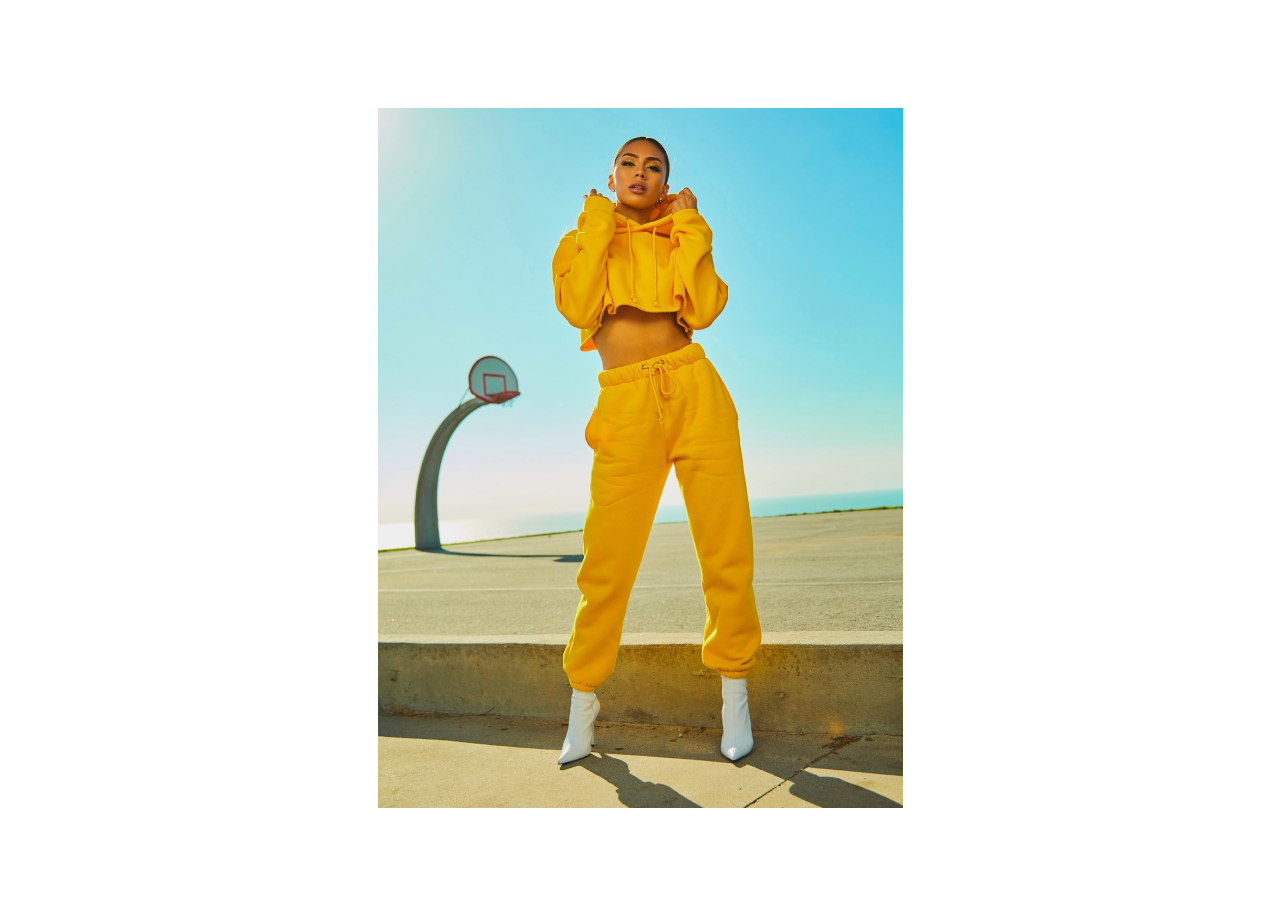
<file: pixiHover/index.html>
<!DOCTYPE html>
<html lang="en">
<head>
	<meta charset="UTF-8">
	<meta name="viewport" content="width=device-width, initial-scale=1.0">
	<meta http-equiv="X-UA-Compatible" content="ie=edge">
	<title>Pixi 01</title>
</head>
<body>
	<link rel="stylesheet" href="app.css">

	<div class="wrapper">
		<div class="canvas-container"></div>
	</div>

	<script src="./../assets/lib/pixi.js"></script>
	<script src="app.js"></script>
</body>
</html>
</file>
<file: pixiHover/app.css>
.wrapper {
  display: flex;
  align-items: center;
  justify-content: center;
  min-height: 100vh;
}
.canvas-container {
  width: 525px;
  height: 700px;
}
.canvas-container canvas {
  width: 100%;
  height: auto;
}
</file>
